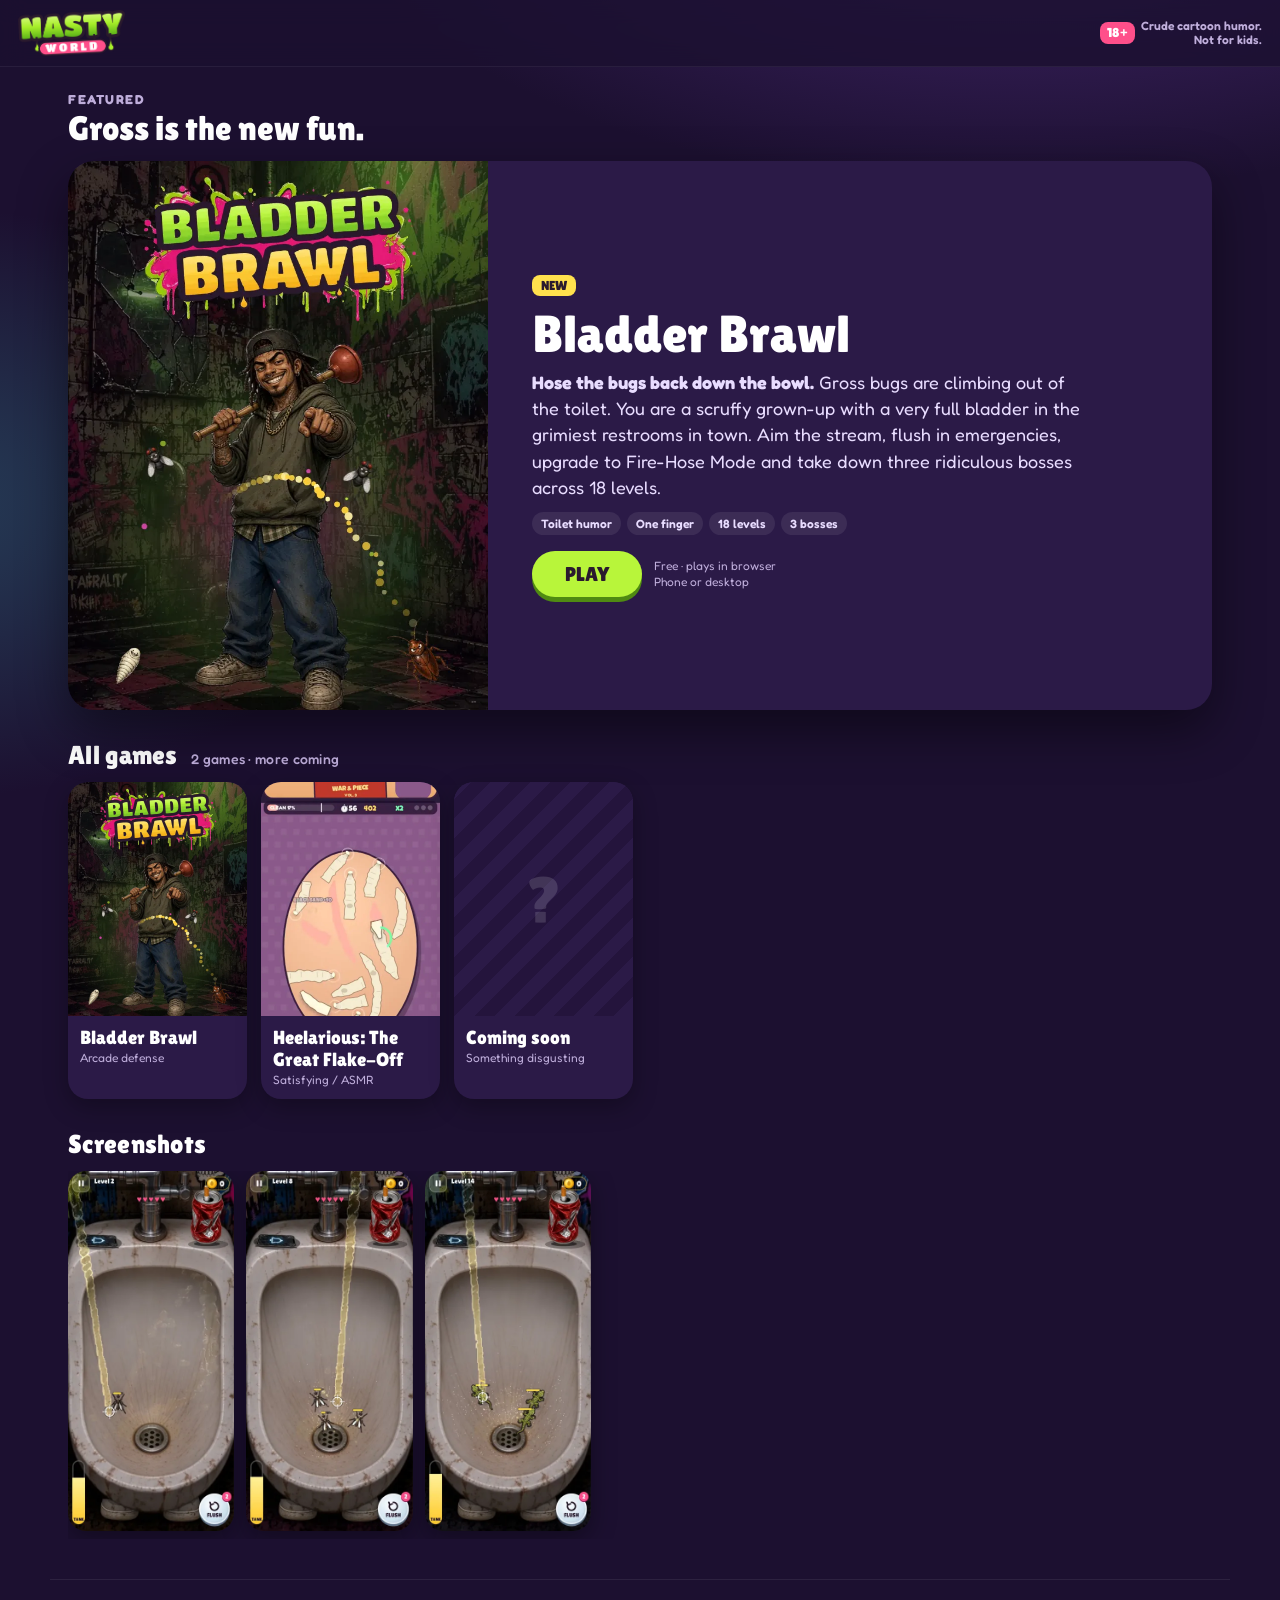
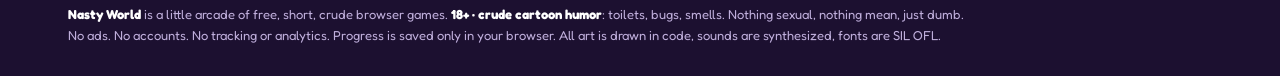
<file: index.html>
<!doctype html><html lang="en"><head><meta charset="utf-8">
<meta name="viewport" content="width=device-width,initial-scale=1,viewport-fit=cover">
<title>Nasty World: crude little games for grown-ups</title>
<meta name="description" content="Nasty World is a free arcade of short, gross, silly browser games. Crude cartoon humor for ages 18+. No ads, no tracking.">
<meta name="rating" content="mature"><meta name="theme-color" content="#1c1030">
<meta property="og:title" content="Nasty World"><meta property="og:description" content="Crude little browser games for grown-ups. 18+ crude cartoon humor.">
<meta property="og:image" content="bladder-brawl/assets/og.jpg"><meta property="og:type" content="website">
<link rel="icon" href="bladder-brawl/assets/icon-180.png"><link rel="apple-touch-icon" href="bladder-brawl/assets/icon-180.png">
<style>
@font-face{font-family:"Lilita One";src:url(assets/fonts/lilita.woff2) format("woff2");font-display:swap}
@font-face{font-family:Fredoka;src:url(assets/fonts/fredoka.woff2) format("woff2");font-weight:300 700;font-display:swap}
:root{--bg:#1c1030;--card:#2b1a47;--ink:#2a1a2e;--lime:#b8f53a;--pink:#ff4f8a;--yel:#ffe14d;--mut:#bfaedb;--sat:env(safe-area-inset-top);--sab:env(safe-area-inset-bottom)}
*{box-sizing:border-box}html,body{margin:0;background:var(--bg);color:#fff;font-family:Fredoka,system-ui,sans-serif;-webkit-text-size-adjust:100%}
body{background:radial-gradient(1200px 600px at 80% -10%,#4a2a78 0,transparent 60%),radial-gradient(900px 500px at -10% 30%,#26405a 0,transparent 60%),var(--bg);min-height:100vh}
a{color:inherit;text-decoration:none}
header{position:sticky;top:0;z-index:10;padding:calc(var(--sat) + 10px) 18px 10px;display:flex;align-items:center;gap:12px;background:rgba(28,16,48,.82);backdrop-filter:blur(12px);-webkit-backdrop-filter:blur(12px);border-bottom:1px solid rgba(255,255,255,.06)}
header img{height:46px;width:auto;display:block}
.age{margin-left:auto;font-size:12px;font-weight:600;color:var(--mut);display:flex;align-items:center;gap:6px;text-align:right;line-height:1.2}
.age b{background:var(--pink);color:#fff;border-radius:8px;padding:3px 7px;font-family:"Lilita One";font-weight:400;font-size:13px;letter-spacing:.5px}
main{max-width:1180px;margin:0 auto;padding:18px 18px 40px}
h2{font-family:"Lilita One";font-weight:400;font-size:26px;margin:30px 0 12px;letter-spacing:.3px}
h2 small{font-family:Fredoka;font-size:14px;color:var(--mut);font-weight:500;margin-left:8px}
.today{font-size:13px;font-weight:700;text-transform:uppercase;letter-spacing:1.5px;color:var(--mut);margin:6px 0 2px}
.big{font-family:"Lilita One";font-size:34px;font-weight:400;margin:0 0 14px}
/* hero */
.hero{display:grid;grid-template-columns:1fr;gap:0;border-radius:26px;overflow:hidden;background:var(--card);box-shadow:0 20px 50px rgba(0,0,0,.45);position:relative}
.hero .media{position:relative;aspect-ratio:716/936;max-height:58vh;overflow:hidden;background:#24143c}
.hero video,.hero .media img{width:100%;height:100%;object-fit:cover;display:block}
.hero .info{padding:18px 20px 22px;background:linear-gradient(180deg,rgba(43,26,71,0),#2b1a47 30%)}
.hero .media:after{content:"";position:absolute;left:0;right:0;bottom:0;height:30%;background:linear-gradient(transparent,#2b1a47)}
.badge{display:inline-block;background:var(--yel);color:var(--ink);font-family:"Lilita One";font-size:13px;padding:3px 9px;border-radius:8px;margin-bottom:8px}
.hero h3{font-family:"Lilita One";font-weight:400;font-size:32px;margin:0}
.hero p{margin:6px 0 0;color:#e8dcff;line-height:1.45;font-size:15px}
.tags{display:flex;flex-wrap:wrap;gap:6px;margin:12px 0 0}.tags span{font-size:12px;font-weight:600;padding:4px 9px;border-radius:999px;background:rgba(255,255,255,.08);color:#e8dcff}
.row{display:flex;align-items:center;gap:12px;margin-top:16px}
.get{display:inline-flex;align-items:center;justify-content:center;min-width:110px;height:46px;padding:0 22px;border-radius:999px;background:var(--lime);color:var(--ink);font-family:"Lilita One";font-size:20px;box-shadow:0 5px 0 #4f8a12;transition:transform .08s}
.get:active{transform:translateY(3px);box-shadow:0 2px 0 #4f8a12}
.free{font-size:12px;color:var(--mut);line-height:1.3}
@media(min-width:860px){.hero{grid-template-columns:minmax(320px,420px) 1fr}.hero .media{max-height:none}.hero .media:after{display:none}.hero .info{padding:40px 44px;display:flex;flex-direction:column;justify-content:center;background:none}.hero h3{font-size:52px}.hero p{font-size:18px;max-width:560px}}
/* cards */
.grid{display:grid;grid-template-columns:repeat(auto-fill,minmax(160px,1fr));gap:14px}
.card{background:var(--card);border-radius:20px;overflow:hidden;display:block;position:relative;box-shadow:0 8px 24px rgba(0,0,0,.3);transition:transform .15s}
.card:hover{transform:translateY(-3px)}
.card .thumb{aspect-ratio:716/936;overflow:hidden;background:#24143c}.card .thumb img,.card .thumb video{width:100%;height:100%;object-fit:cover;display:block}
.card .t{padding:10px 12px 12px}.card h4{margin:0;font-family:"Lilita One";font-weight:400;font-size:19px}.card .g{font-size:12px;color:var(--mut);margin-top:2px}
.soon .thumb{display:flex;align-items:center;justify-content:center;background:repeating-linear-gradient(-45deg,#2b1a47 0 14px,#24143c 14px 28px)}
.soon .q{font-family:"Lilita One";font-size:64px;color:rgba(255,255,255,.14)}
/* shots */
.shots{display:flex;gap:12px;overflow-x:auto;scroll-snap-type:x mandatory;padding-bottom:8px;-webkit-overflow-scrolling:touch}
.shots img{height:360px;width:auto;border-radius:18px;scroll-snap-align:start;flex:none;box-shadow:0 8px 24px rgba(0,0,0,.35)}
footer{max-width:1180px;margin:0 auto;padding:24px 18px calc(var(--sab) + 30px);color:var(--mut);font-size:13px;line-height:1.6;border-top:1px solid rgba(255,255,255,.07)}
footer b{color:#fff}
@media(prefers-reduced-motion:reduce){.hero video{display:none}}
</style></head><body>
<header><a href="./" aria-label="Nasty World home"><img src="assets/logo.png" alt="Nasty World" width="465" height="200"></a>
<div class="age"><b>18+</b><span>Crude cartoon humor.<br>Not for kids.</span></div></header>
<main>
 <div class="today">Featured</div><div class="big">Gross is the new fun.</div>
 <section id="hero"></section>
 <h2>All games <small id="count"></small></h2>
 <div class="grid" id="grid"></div>
 <h2 id="shotsH">Screenshots</h2>
 <div class="shots" id="shots"></div>
</main>
<footer><b>Nasty World</b> is a little arcade of free, short, crude browser games. <b>18+ · crude cartoon humor</b>: toilets, bugs, smells. Nothing sexual, nothing mean, just dumb.<br>
No ads. No accounts. No tracking or analytics. Progress is saved only in your browser. All art is drawn in code, sounds are synthesized, fonts are SIL OFL.</footer>
<script src="games.js"></script>
<script>
(function(){const G=window.NASTY_GAMES||[];const esc=s=>String(s).replace(/[&<>"]/g,c=>({'&':'&amp;','<':'&lt;','>':'&gt;','"':'&quot;'}[c]));
 const f=G.find(g=>g.featured)||G[0];
 if(f){document.getElementById('hero').innerHTML=`<a class="hero" href="${esc(f.url)}"><div class="media"><video src="${esc(f.poster)}" poster="${esc(f.still)}" autoplay muted loop playsinline preload="metadata" aria-hidden="true"></video></div>
  <div class="info">${f.badge?`<div><span class="badge">${esc(f.badge)}</span></div>`:''}<h3>${esc(f.title)}</h3><p><b>${esc(f.tagline)}</b> ${esc(f.blurb)}</p>
  <div class="tags">${f.tags.map(t=>`<span>${esc(t)}</span>`).join('')}</div><div class="row"><span class="get">PLAY</span><span class="free">Free · plays in browser<br>Phone or desktop</span></div></div></a>`;
  document.getElementById('shots').innerHTML=(f.shots||[]).map(s=>`<img src="${esc(s)}" alt="${esc(f.title)} screenshot" loading="lazy">`).join('');}
 document.getElementById('count').textContent=G.length+(G.length===1?' game':' games')+' · more coming';
 const cards=G.map(g=>`<a class="card" href="${esc(g.url)}"><div class="thumb"><img src="${esc(g.still)}" alt="" loading="lazy"></div><div class="t"><h4>${esc(g.title)}</h4><div class="g">${esc(g.genre)}</div></div></a>`);
 for(let i=0;i<Math.max(1,3-G.length);i++)cards.push(`<div class="card soon" aria-label="Coming soon"><div class="thumb"><span class="q">?</span></div><div class="t"><h4>Coming soon</h4><div class="g">Something disgusting</div></div></div>`);
 document.getElementById('grid').innerHTML=cards.join('');})();
</script></body></html>
</file>
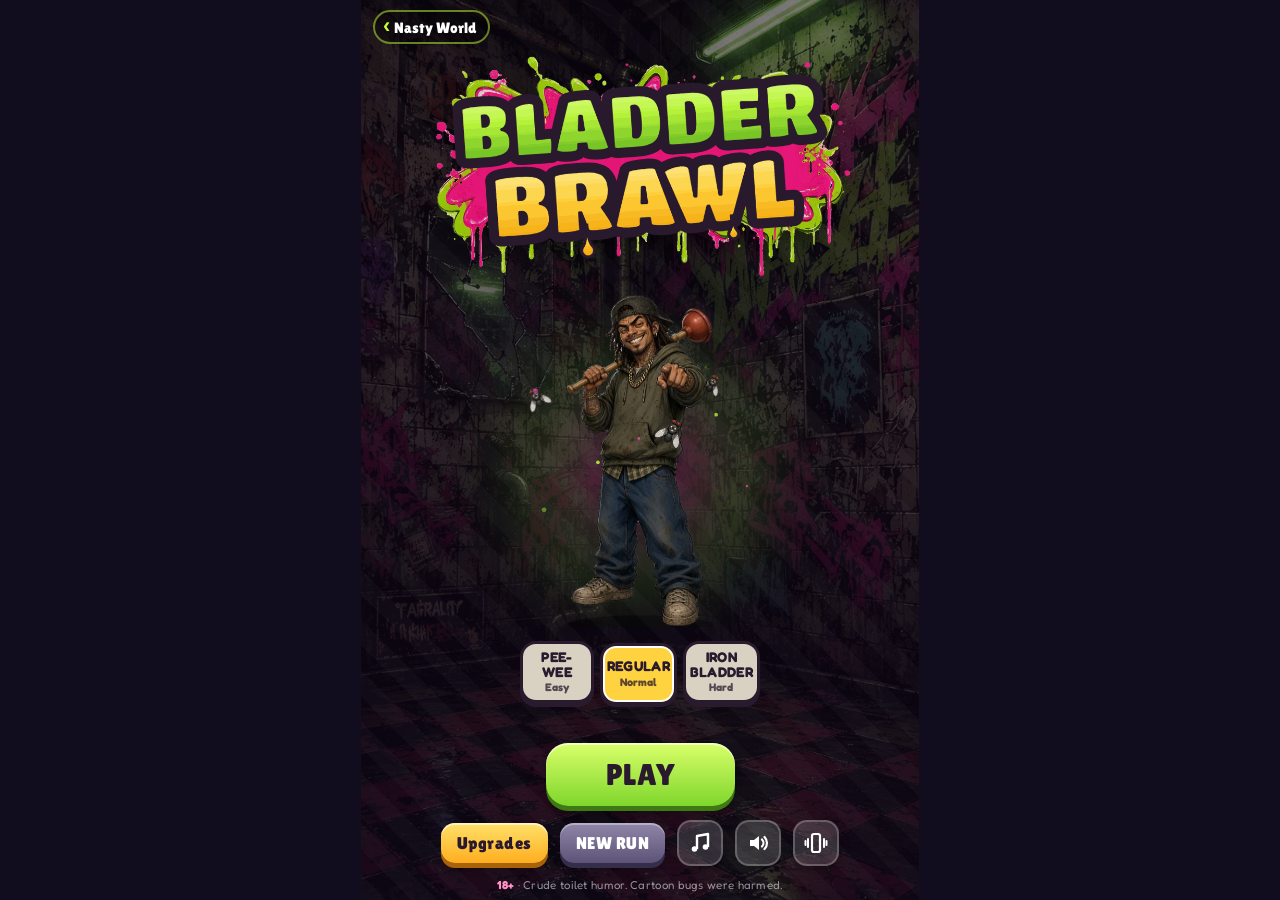
<file: bladder-brawl/index.html>
<!DOCTYPE html>
<html lang="en">
<head>
<meta charset="utf-8">
<meta name="viewport" content="width=device-width,initial-scale=1,maximum-scale=1,user-scalable=no,viewport-fit=cover">
<meta name="apple-mobile-web-app-capable" content="yes">
<meta name="theme-color" content="#1d1530">
<title>Bladder Brawl · Nasty World</title>
<meta name="description" content="Bladder Brawl: one scruffy dude, one filthy toilet, and an army of bugs trying to climb out. Hold and drag to aim. Mature crude humor (18+). Free browser game on Nasty World.">
<meta name="rating" content="mature">
<meta property="og:title" content="Bladder Brawl · Nasty World">
<meta property="og:description" content="Hose the bugs back down the urinal. 18 levels, 3 bosses, zero dignity. Crude humor, 18+.">
<meta property="og:type" content="website">
<meta property="og:image" content="assets/og.jpg">
<link rel="icon" href="assets/icon-180.png">
<link rel="apple-touch-icon" href="assets/icon-180.png">
<style>
@font-face{font-family:"Lilita One";src:url(fonts/lilita.woff2) format("woff2");font-display:swap}
@font-face{font-family:"Fredoka";src:url(fonts/fredoka.woff2) format("woff2");font-weight:300 700;font-display:swap}
:root{--sat:env(safe-area-inset-top,0px);--sab:env(safe-area-inset-bottom,0px);--lime:#8cf04a;--goo:#c7ff3a;--plum:#1d1530;--pee:#ffd23c}
*{box-sizing:border-box;-webkit-tap-highlight-color:transparent;user-select:none;-webkit-user-select:none;-webkit-touch-callout:none}
html,body{margin:0;height:100%;background:#120c1f;overflow:hidden;font-family:"Fredoka",system-ui,sans-serif;color:#fff;touch-action:none}
#app{position:relative;margin:0 auto;height:100%;overflow:hidden;background:var(--plum)}
#app.hurt{animation:hurt .35s}
@keyframes hurt{0%{box-shadow:inset 0 0 0 0 rgba(255,40,80,0)}30%{box-shadow:inset 0 0 60px 20px rgba(255,40,80,.6)}100%{box-shadow:inset 0 0 0 0 rgba(255,40,80,0)}}
canvas#cv{position:absolute;left:0;top:0;display:block}
.h{font-family:"Lilita One","Fredoka",sans-serif;font-weight:400;letter-spacing:.5px}
.scr{position:absolute;inset:0;display:none;flex-direction:column;align-items:center;z-index:10}
.scr.on{display:flex}
.dim{background:rgba(18,10,30,.72);backdrop-filter:blur(4px);-webkit-backdrop-filter:blur(4px);justify-content:center}
.btn{border:0;outline:0;font-family:"Lilita One","Fredoka",sans-serif;color:#2a1a2e;font-size:22px;padding:13px 28px;border-radius:18px;cursor:pointer;position:relative;letter-spacing:.5px;
 background:linear-gradient(#d9ff6a,#7fd62c);box-shadow:0 5px 0 #3e7a12,0 8px 18px rgba(0,0,0,.35),inset 0 2px 0 rgba(255,255,255,.6);transition:transform .08s}
.btn:active{transform:translateY(3px);box-shadow:0 2px 0 #3e7a12,0 4px 10px rgba(0,0,0,.35)}
.btn.orange{background:linear-gradient(#ffe16a,#ffae1f);box-shadow:0 5px 0 #a8620a,0 8px 18px rgba(0,0,0,.35),inset 0 2px 0 rgba(255,255,255,.6)}
.btn.pink{color:#fff;background:linear-gradient(#ff8fc6,#e8358a);box-shadow:0 5px 0 #8f1756,0 8px 18px rgba(0,0,0,.35),inset 0 2px 0 rgba(255,255,255,.5)}
.btn.gray{color:#fff;background:linear-gradient(#8f86a8,#5c5378);box-shadow:0 5px 0 #352e4a,0 8px 18px rgba(0,0,0,.35),inset 0 2px 0 rgba(255,255,255,.35)}
.btn.hub{color:#fff;background:linear-gradient(#a07bff,#6a3fe0);box-shadow:0 5px 0 #3b1f8f,0 8px 18px rgba(0,0,0,.35),inset 0 2px 0 rgba(255,255,255,.45)}
.btn.sm{font-size:17px;padding:10px 16px;border-radius:14px}
.ibtn{width:46px;height:46px;border-radius:14px;border:0;background:rgba(255,255,255,.14);box-shadow:inset 0 0 0 2px rgba(255,255,255,.22),0 4px 10px rgba(0,0,0,.25);display:flex;align-items:center;justify-content:center;cursor:pointer;padding:0;position:relative}
.ibtn svg{width:24px;height:24px}.ibtn.off{opacity:.45}.ibtn.off::after{content:"";position:absolute;width:30px;height:3px;background:#ff5a8e;transform:rotate(-45deg);border-radius:2px}
.hubPill{position:absolute;z-index:6;left:12px;top:calc(var(--sat) + 10px);height:34px;padding:0 14px 0 10px;border:0;border-radius:17px;display:flex;align-items:center;gap:4px;font-family:"Lilita One",sans-serif;font-size:15px;color:#fff;cursor:pointer;background:rgba(0,0,0,.35);box-shadow:inset 0 0 0 2px rgba(199,255,58,.5)}
.hubPill b{font-size:22px;line-height:1;margin-top:-3px;color:var(--goo)}
#title{justify-content:flex-start;padding-top:calc(var(--sat) + 52px);background:linear-gradient(rgba(14,6,22,.55),rgba(14,6,22,.8)),url(art/bg-club.webp) center/cover,#1d1530}
#title::before{content:"";position:absolute;inset:0;background:repeating-linear-gradient(45deg,rgba(255,255,255,.025) 0 18px,transparent 18px 36px);pointer-events:none}
.logo img{width:min(92vw,420px);display:block;margin:0 auto;filter:drop-shadow(0 8px 12px rgba(0,0,0,.45));animation:logoIn .8s cubic-bezier(.3,1.5,.5,1) both,logoBob 3.4s ease-in-out .8s infinite}
@keyframes logoIn{0%{transform:scale(.3) rotate(-6deg);opacity:0}100%{transform:scale(1);opacity:1}}
@keyframes logoBob{0%,100%{transform:translateY(0) rotate(-.8deg)}50%{transform:translateY(-6px) rotate(.8deg)}}
#mascot{width:100%;flex:1;min-height:150px;display:block}
.tbtns{display:flex;flex-direction:column;align-items:center;gap:14px;padding-bottom:calc(var(--sab) + 34px);position:relative}
.tbtns .big{font-size:30px;padding:14px 60px;border-radius:22px;animation:pulse 1.6s ease-in-out infinite}
@keyframes pulse{0%,100%{transform:scale(1)}50%{transform:scale(1.05)}}
.row{display:flex;gap:12px;align-items:center;justify-content:center}
.age{position:absolute;left:0;right:0;bottom:calc(var(--sab) + 8px);text-align:center;font-size:11.5px;letter-spacing:.3px;color:rgba(255,255,255,.55);pointer-events:none}
.age b{color:#ff8fc6;font-weight:700}
.topbar{position:absolute;left:0;right:0;top:0;padding:calc(var(--sat) + 10px) 12px 0;display:flex;align-items:center;justify-content:space-between;z-index:5}
.coinbox{display:flex;align-items:center;gap:6px;background:rgba(0,0,0,.4);border-radius:20px;padding:4px 12px 4px 4px;font-family:"Lilita One",sans-serif;font-size:18px;box-shadow:inset 0 0 0 2px rgba(255,210,60,.45)}
.coin{width:24px;height:24px;border-radius:50%;background:radial-gradient(circle at 35% 30%,#fff6b0,#ffd23a 35%,#f0a000 75%,#b86d00);box-shadow:inset 0 0 0 2px #c98200;display:inline-block;position:relative}
.coin::after{content:"";position:absolute;left:50%;top:50%;width:7px;height:10px;transform:translate(-50%,-50%);border-radius:50% 50% 50% 50%/60% 60% 40% 40%;background:#b86d00;opacity:.7}
#levels{justify-content:center;gap:12px;background:radial-gradient(ellipse at 50% 20%,#3d2a5e,#1d1530 70%)}
.wnav{display:flex;align-items:center;gap:8px}
.arrow{width:44px;height:44px;border-radius:50%;border:0;background:rgba(255,255,255,.15);color:#fff;font-size:28px;font-family:"Lilita One";cursor:pointer;line-height:1}
.wtitle{font-family:"Lilita One";font-size:24px;text-shadow:0 3px 0 rgba(0,0,0,.4);max-width:260px;line-height:1.1}
.wsub{font-size:13px;opacity:.75;margin-top:4px}
.wcard{display:grid;grid-template-columns:repeat(3,1fr);gap:14px;width:min(86vw,340px)}
.lv{aspect-ratio:1;border-radius:22px;border:0;font-family:"Lilita One";font-size:32px;color:#2a1a2e;cursor:pointer;position:relative;display:flex;flex-direction:column;align-items:center;justify-content:center;
 background:linear-gradient(#e4ff8a,#8ad83a);box-shadow:0 6px 0 #3e7a12,0 10px 18px rgba(0,0,0,.3),inset 0 2px 0 rgba(255,255,255,.6)}
.lv.boss{background:linear-gradient(#ffa3d2,#e8358a);color:#fff;box-shadow:0 6px 0 #8f1756,0 10px 18px rgba(0,0,0,.3),inset 0 2px 0 rgba(255,255,255,.5)}
.lv.lock{background:linear-gradient(#6e6488,#4a4262);box-shadow:0 6px 0 #2c2640;color:#fff}
.lv .st{font-size:14px;letter-spacing:1px;color:#ffcf1f;text-shadow:0 1px 0 #6a4200}.lv .st i{font-style:normal;color:rgba(0,0,0,.22);text-shadow:none}
.lv .bt{position:absolute;top:-8px;right:-6px;font-size:11px;background:#2a1a2e;color:#ff8fc6;border-radius:8px;padding:2px 6px}
.lv .lk{font-size:24px;opacity:.7}
.dots{display:flex;gap:8px}.dots i{width:8px;height:8px;border-radius:4px;background:rgba(255,255,255,.3)}.dots i.on{background:var(--goo);width:20px}
.help{font-size:13px;opacity:.8;text-align:center;max-width:300px;line-height:1.4}
#shop{background:#1d1530;overflow-y:auto;justify-content:flex-start;padding:calc(var(--sat) + 64px) 0 0;touch-action:pan-y}
.shoph{font-family:"Lilita One";font-size:30px;margin:0 0 12px;text-shadow:0 3px 0 rgba(0,0,0,.4)}
.ups{display:flex;flex-direction:column;gap:10px;width:min(92vw,420px)}
.up{display:flex;align-items:center;gap:10px;background:linear-gradient(#33264d,#271c3c);border-radius:18px;padding:10px;box-shadow:inset 0 0 0 2px rgba(255,255,255,.08)}
.up .ic{width:46px;height:46px;border-radius:14px;flex:none;background:#ffd23c center/70% no-repeat}
.up .tx{flex:1;min-width:0}.up .nm{font-family:"Lilita One";font-size:17px}.up .nm small{font-family:"Fredoka";font-size:12px;opacity:.7;margin-left:4px}
.up .ds{font-size:12px;opacity:.75}.pips{display:flex;gap:3px;margin-top:4px}.pips i{flex:1;max-width:22px;height:5px;border-radius:3px;background:rgba(255,255,255,.15)}.pips i.on{background:var(--goo)}
.up .buy{flex:none;min-width:86px;font-size:17px;padding:9px 10px;border-radius:14px;display:flex;align-items:center;gap:5px;justify-content:center}
.up .buy .coin{width:18px;height:18px}.up .buy.no{filter:grayscale(.7) brightness(.8)}.up .buy.max{background:linear-gradient(#8f86a8,#5c5378);color:#fff;box-shadow:0 4px 0 #352e4a}
.ic-pres{background-image:url("data:image/svg+xml,%3Csvg xmlns='http://www.w3.org/2000/svg' viewBox='0 0 24 24'%3E%3Cpath d='M13 2L4 14h7l-1 8 9-12h-7z' fill='%232a1a2e'/%3E%3C/svg%3E")}
.ic-wid{background-color:#7fd6ff;background-image:url("data:image/svg+xml,%3Csvg xmlns='http://www.w3.org/2000/svg' viewBox='0 0 24 24'%3E%3Cpath d='M3 18c4-10 14-10 18 0' stroke='%232a1a2e' stroke-width='5' fill='none' stroke-linecap='round'/%3E%3C/svg%3E")}
.ic-rng{background-color:#ff8fc6;background-image:url("data:image/svg+xml,%3Csvg xmlns='http://www.w3.org/2000/svg' viewBox='0 0 24 24'%3E%3Ccircle cx='12' cy='12' r='8' stroke='%232a1a2e' stroke-width='3' fill='none'/%3E%3Ccircle cx='12' cy='12' r='3' fill='%232a1a2e'/%3E%3C/svg%3E")}
.ic-cap{background-color:#c7ff3a;background-image:url("data:image/svg+xml,%3Csvg xmlns='http://www.w3.org/2000/svg' viewBox='0 0 24 24'%3E%3Cpath d='M12 2C8 8 5 11 5 15a7 7 0 0 0 14 0c0-4-3-7-7-13z' fill='%232a1a2e'/%3E%3C/svg%3E")}
.ic-spr{background-color:#ffae1f;background-image:url("data:image/svg+xml,%3Csvg xmlns='http://www.w3.org/2000/svg' viewBox='0 0 24 24'%3E%3Cpath d='M12 22V12M12 12L5 3M12 12l7-9M12 12V2' stroke='%232a1a2e' stroke-width='3' fill='none' stroke-linecap='round'/%3E%3C/svg%3E")}
.ic-flush{background-color:#a07bff;background-image:url("data:image/svg+xml,%3Csvg xmlns='http://www.w3.org/2000/svg' viewBox='0 0 24 24'%3E%3Cpath d='M12 4a8 8 0 1 1-7.5 5.2' stroke='%232a1a2e' stroke-width='3' fill='none' stroke-linecap='round'/%3E%3Cpath d='M3 4l2 5 5-2' stroke='%232a1a2e' stroke-width='3' fill='none' stroke-linecap='round'/%3E%3C/svg%3E")}
#hud{position:absolute;left:0;right:0;top:0;bottom:0;z-index:5;display:none;pointer-events:none}
#hud.on{display:block}
.hbar{display:flex;align-items:center;gap:10px;padding:calc(var(--sat) + 8px) 10px 0}
#bPause{pointer-events:auto;width:42px;height:42px}
.hmid{flex:1;min-width:0}.hlvl{font-family:"Lilita One";font-size:16px;text-shadow:0 2px 0 rgba(0,0,0,.5)}
.prog{height:9px;border-radius:5px;background:rgba(0,0,0,.4);margin-top:3px;overflow:hidden}.prog i{display:block;height:100%;width:0;background:linear-gradient(90deg,#c7ff3a,#ffd23c);border-radius:5px;transition:width .25s}
#hHearts{display:flex;gap:2px;justify-content:center;margin-top:4px;font-size:20px;color:#ff4f8a;text-shadow:0 2px 0 rgba(0,0,0,.45)}
#hHearts i{font-style:normal}#hHearts i.off{color:rgba(255,255,255,.2)}#hHearts i.pop{animation:hp .5s}
@keyframes hp{0%{transform:scale(1.8);color:#ff4f8a}100%{transform:scale(1)}}
#bossbar{display:none;margin:6px auto 0;width:min(80%,300px);text-align:center}#bossbar.on{display:block}
#bossbar b{font-family:"Lilita One";font-size:14px;letter-spacing:1px;color:#ff8fc6;text-shadow:0 2px 0 #000}
#bossbar div{height:10px;border-radius:5px;background:rgba(0,0,0,.5);overflow:hidden;box-shadow:inset 0 0 0 2px rgba(255,255,255,.2)}#bossbar i{display:block;height:100%;background:linear-gradient(90deg,#ff4f8a,#ff9f4a);width:100%}
#tank{position:absolute;left:10px;bottom:calc(var(--sab) + 16px);width:30px;height:150px;border-radius:15px;background:rgba(0,0,0,.45);box-shadow:inset 0 0 0 3px rgba(255,255,255,.25);overflow:hidden;pointer-events:none}
#tankF{position:absolute;left:0;right:0;bottom:0;background:linear-gradient(#fff19a,#ffc928);transition:height .1s}
#tank.dry #tankF{background:linear-gradient(#ff9fb0,#ff4f6a)}
#tank span{position:absolute;left:0;right:0;bottom:6px;text-align:center;font-family:"Lilita One";font-size:10px;color:#2a1a2e}
#bFlush{position:absolute;right:10px;bottom:calc(var(--sab) + 16px);width:72px;height:72px;border-radius:50%;border:0;pointer-events:auto;cursor:pointer;font-family:"Lilita One";color:#2a1a2e;font-size:13px;
 background:radial-gradient(circle at 40% 35%,#ffffff,#cfe3f0 60%,#90a9c0);box-shadow:0 5px 0 #5c7088,0 8px 16px rgba(0,0,0,.4),inset 0 0 0 3px rgba(255,255,255,.7);display:flex;flex-direction:column;align-items:center;justify-content:center;line-height:1}
#bFlush:active{transform:translateY(3px);box-shadow:0 2px 0 #5c7088}#bFlush.off{filter:grayscale(1) brightness(.7)}
#bFlush svg{width:28px;height:28px}#fCnt{position:absolute;top:-4px;right:-4px;background:#ff4f8a;color:#fff;border-radius:11px;min-width:22px;height:22px;font-size:14px;display:flex;align-items:center;justify-content:center;box-shadow:0 2px 0 #8f1756}
#banner{position:absolute;left:0;right:0;top:34%;text-align:center;z-index:6;pointer-events:none;opacity:0}
#banner.on{animation:ban 2.4s forwards}#banner .b1{font-family:"Lilita One";font-size:46px;color:var(--goo);text-shadow:0 4px 0 #2a1a2e,0 0 20px rgba(0,0,0,.5)}
#banner .b2{font-size:17px;font-weight:600;margin:6px auto 0;max-width:320px;text-shadow:0 2px 0 rgba(0,0,0,.6)}
#banner.boss .b1{color:#ff8fc6;animation:shake .15s linear infinite}
@keyframes ban{0%{opacity:0;transform:scale(1.6)}12%{opacity:1;transform:scale(1)}80%{opacity:1}100%{opacity:0;transform:translateY(-30px)}}
@keyframes shake{0%,100%{transform:translateX(0)}50%{transform:translateX(3px)}}
.panel{width:min(88vw,350px);border-radius:28px;padding:30px 20px 20px;text-align:center;background:linear-gradient(rgba(36,20,52,.72),rgba(24,14,36,.82)),url(art/ui-panel.webp) center/100% 100%,#2a1d40;box-shadow:inset 0 0 0 3px rgba(199,255,58,.35),0 20px 50px rgba(0,0,0,.55);position:relative}
.panel h2{margin:0 0 6px;font-family:"Lilita One";font-weight:400;font-size:36px;color:var(--goo);text-shadow:0 3px 0 rgba(0,0,0,.4)}
.panel .sub{opacity:.85;font-size:15px;margin-bottom:12px;line-height:1.45}
.panel .col{display:flex;flex-direction:column;gap:12px;align-items:stretch;margin-top:8px}
.ribbon{position:absolute;left:50%;top:-24px;transform:translateX(-50%);padding:8px 24px;border-radius:14px;font-family:"Lilita One";font-size:22px;color:#2a1a2e;white-space:nowrap;background:linear-gradient(#ffe16a,#ffae1f);box-shadow:0 4px 0 #a8620a,0 8px 16px rgba(0,0,0,.3)}
.ribbon.bad{background:linear-gradient(#ff8fc6,#e8358a);color:#fff;box-shadow:0 4px 0 #8f1756}
.stars{display:flex;justify-content:center;align-items:flex-end;gap:4px;height:80px;margin:6px 0 4px}
.star{font-size:58px;line-height:1;color:rgba(255,255,255,.15);transform:scale(.9)}.star.mid{font-size:74px}
.star.got.pop{color:#ffd23c;text-shadow:0 4px 0 #a8620a;animation:sp .45s cubic-bezier(.3,1.8,.5,1)}
@keyframes sp{0%{transform:scale(0)}100%{transform:scale(1)}}
.earn{display:flex;align-items:center;justify-content:center;gap:8px;font-family:"Lilita One";font-size:26px;margin:2px 0 6px}
.togs{display:flex;gap:10px;justify-content:center;margin-top:14px}
.dsel{display:flex;gap:6px;justify-content:center;margin:0 auto 12px;max-width:360px}.dsel button{flex:1;min-height:58px;font-family:inherit;border-radius:16px;border:3px solid #2a1a2e;background:#d9d2c3;color:#2a1a2e;cursor:pointer;padding:6px 4px;box-shadow:0 4px 0 #2a1a2e;display:flex;flex-direction:column;align-items:center;justify-content:center;line-height:1.05}.dsel button b{font-size:14px;font-weight:900;letter-spacing:.3px}.dsel button i{font-style:normal;font-size:11px;opacity:.75;margin-top:3px;font-weight:700}.dsel button.on{background:#ffd23f;transform:translateY(2px);box-shadow:0 2px 0 #2a1a2e,0 0 0 2px #fff inset}.dsel button[data-diff=hard].on{background:#ff6b4a;color:#fff}#pause .dsel{margin-top:14px}#pause .dsel button{min-height:46px}#pause .dsel button b{font-size:12px}
.aimsel{display:flex;gap:6px;justify-content:center;align-items:center;margin-top:14px;font-weight:800;color:#fff}.aimsel span{margin-right:4px;font-size:14px}.aimsel button{font:inherit;font-size:14px;padding:7px 12px;border-radius:12px;border:2px solid #2a1a2e;background:#d9d2c3;color:#2a1a2e;cursor:pointer}.aimsel button.on{background:#ffd23f;box-shadow:0 0 0 2px #fff inset}.aimhelp{font-size:11px;opacity:.75;margin-top:6px;color:#fff;max-width:280px;margin-left:auto;margin-right:auto}
.tipArt{width:100%;height:150px}
#hStreak{text-align:center;font-family:"Lilita One";font-size:15px;color:#ffe066;text-shadow:0 2px 0 rgba(0,0,0,.6);height:18px;margin-top:2px}#hStreak.on{color:#ffae1f;font-size:19px}#hStreak.hot{color:#ff6a3a;font-size:22px;animation:shake .2s linear infinite}
#hPow{text-align:center;font-family:"Lilita One";font-size:13px;color:#9fffd0;text-shadow:0 2px 0 rgba(0,0,0,.6);height:15px}
#icard{justify-content:center;background:rgba(10,6,20,.55);z-index:12}#icard .panel{padding-top:34px}#cArt{width:240px;height:150px;display:block;margin:0 auto}#icard h2{font-size:30px}
#toast{position:absolute;left:50%;top:20%;transform:translateX(-50%);background:rgba(0,0,0,.8);padding:10px 16px;border-radius:14px;font-weight:600;z-index:30;display:none;white-space:nowrap;font-size:14px}
#loading{position:absolute;inset:0;display:flex;align-items:center;justify-content:center;z-index:50;background:#1d1530;transition:opacity .3s}#loading.off{opacity:0;pointer-events:none}
</style>
</head>
<body>
<div id="app">
<canvas id="cv"></canvas>
<div id="hud">
 <div class="hbar"><button class="ibtn" id="bPause" aria-label="Pause"><svg viewBox="0 0 24 24"><rect x="6" y="5" width="4" height="14" rx="1.5" fill="#fff"/><rect x="14" y="5" width="4" height="14" rx="1.5" fill="#fff"/></svg></button>
  <div class="hmid"><div class="hlvl" id="hLvl">Level 1</div><div class="prog"><i id="hProg"></i></div></div>
  <div class="coinbox"><span class="coin"></span><span id="hCoins">0</span></div></div>
 <div id="hHearts"></div>
 <div id="hStreak"></div><div id="hPow"></div>
 <div id="bossbar"><b id="bossName">BOSS</b><div><i id="bossHp"></i></div></div>
 <div id="tank"><div id="tankF"></div><span>TANK</span></div>
 <button id="bFlush" aria-label="Flush"><svg viewBox="0 0 24 24"><path d="M12 4a8 8 0 1 1-7.5 5.2" stroke="#2a1a2e" stroke-width="3" fill="none" stroke-linecap="round"/><path d="M3 4l2 5 5-2" stroke="#2a1a2e" stroke-width="3" fill="none" stroke-linecap="round" stroke-linejoin="round"/></svg>FLUSH<span id="fCnt">2</span></button>
</div>
<div id="banner"><div class="b1" id="ban1"></div><div class="b2" id="ban2"></div></div>

<div class="scr on" id="title">
 <button class="hubPill" id="bHub0" aria-label="Back to Nasty World"><b>‹</b>Nasty World</button>
 <div class="logo"><img src="assets/logo.png" alt="Bladder Brawl"></div>
 <canvas id="mascot" aria-hidden="true"></canvas>
 <div class="tbtns">
  <div class="dsel big" role="group" aria-label="Difficulty"><button data-diff="easy"><b>PEE-WEE</b><i>Easy</i></button><button data-diff="normal"><b>REGULAR</b><i>Normal</i></button><button data-diff="hard"><b>IRON BLADDER</b><i>Hard</i></button></div>
  <button class="btn big" id="bStart">PLAY</button>
  <div class="row"><button class="btn orange sm" id="bShop1">Upgrades</button><button class="btn gray sm" id="bNewRun1">NEW RUN</button><button class="ibtn t-mus"></button><button class="ibtn t-sfx"></button><button class="ibtn t-vib"></button></div>
 </div>
 <div class="age"><b>18+</b> · Crude toilet humor. Cartoon bugs were harmed.</div>
</div>

<div class="scr" id="levels">
 <div class="topbar"><button class="ibtn" id="bBack1" aria-label="Back"><svg viewBox="0 0 24 24"><path d="M15 5l-7 7 7 7" stroke="#fff" stroke-width="3" fill="none" stroke-linecap="round" stroke-linejoin="round"/></svg></button><div class="coinbox"><span class="coin"></span><span class="cval">0</span></div></div>
 <div class="wnav"><button class="arrow" id="wPrev">‹</button><div style="text-align:center;min-width:220px"><div class="wtitle" id="wName"></div><div class="wsub" id="wSub"></div></div><button class="arrow" id="wNext">›</button></div>
 <div class="wcard" id="wGrid"></div>
 <div class="dots" id="wDots"></div>
 <div class="help">Hold and drag anywhere to aim (trackpad style; switch aim mode in Pause). Don’t let the bugs climb over the rim! Tap the flush valve on the pipe to flush.</div>
 <div id="runTag" style="text-align:center;font-family:'Lilita One',sans-serif;font-size:16px;color:#ffd23f;margin:4px 0 8px;text-shadow:0 2px 0 rgba(0,0,0,.4)">This run · next L1</div>
 <div class="row" style="gap:10px;padding:0 18px 18px;justify-content:center"><button class="btn orange" id="bShop2" style="flex:1">Upgrades</button><button class="btn gray" id="bNewRun2" style="flex:1">NEW RUN</button></div>
</div>

<div class="scr" id="shop">
 <div class="topbar" style="position:fixed;max-width:560px;left:50%;transform:translateX(-50%);background:linear-gradient(#1d1530 60%,rgba(29,21,48,0));padding-bottom:12px"><button class="ibtn" id="bBack2" aria-label="Back"><svg viewBox="0 0 24 24"><path d="M15 5l-7 7 7 7" stroke="#fff" stroke-width="3" fill="none" stroke-linecap="round" stroke-linejoin="round"/></svg></button><div class="coinbox"><span class="coin"></span><span class="cval">0</span></div></div>
 <div class="shoph" id="shoph">Upgrades · This run</div>
 <div class="ups" id="ups"></div>
 <div style="padding:18px 0 calc(var(--sab) + 28px)"><button class="btn" id="bShopGo">Next level</button></div>
</div>

<div class="scr dim" id="tip">
 <div class="panel"><div class="ribbon">How to brawl</div>
  <svg class="tipArt" viewBox="0 0 300 150" aria-hidden="true">
   <path d="M40 20 Q150 0 260 20 L230 130 Q150 145 70 130Z" fill="#e9f1f8" stroke="#2a1a2e" stroke-width="4"/>
   <ellipse cx="150" cy="122" rx="70" ry="12" fill="#6cc6dc" stroke="#2a1a2e" stroke-width="3"/>
   <path d="M150 150 Q140 70 200 58" stroke="#ffc928" stroke-width="9" fill="none" stroke-linecap="round"/><path d="M150 150 Q140 70 200 58" stroke="#fff19a" stroke-width="3" fill="none" stroke-linecap="round"/>
   <circle cx="205" cy="52" r="13" fill="#1e9f86" stroke="#2a1a2e" stroke-width="3"/><circle cx="200" cy="48" r="4" fill="#fff"/><circle cx="210" cy="48" r="4" fill="#fff"/>
   <path d="M228 40 l10 -10 M234 52 h14" stroke="#ffd23c" stroke-width="4" stroke-linecap="round"/>
   <g><circle cx="250" cy="108" r="14" fill="rgba(255,255,255,.25)" stroke="#fff" stroke-width="3"/><path d="M250 98 v-30" stroke="#fff" stroke-width="3" stroke-dasharray="4 4"/></g>
  </svg>
  <div class="sub"><b>Hold and drag</b> anywhere to aim your stream. Hose the bugs back into the water before they climb out!<br>Watch your <b>tank</b> and hit <b>FLUSH</b> when it gets ugly.</div>
  <div class="col"><button class="btn" id="bTipOk">Let it flow!</button></div>
 </div>
</div>

<div class="scr" id="icard"><div class="panel"><div class="ribbon" id="cRib">NEW BUG!</div><canvas id="cArt" width="480" height="300"></canvas><h2 id="cName"></h2><div class="sub" id="cDesc"></div><div class="col"><button class="btn" id="bCardOk">GOT IT</button></div></div></div>
<div class="scr dim" id="nrun">
 <div class="panel"><div class="ribbon bad">New run?</div>
  <h2 style="margin-top:10px">Start over?</h2>
  <div class="sub">This wipes coins and upgrades for this difficulty. Stars stay. You begin again at Level 1 with a single stream.</div>
  <div class="col"><button class="btn" id="bNrunYes">NEW RUN</button><button class="btn gray" id="bNrunNo">Keep going</button></div>
 </div>
</div>

<div class="scr dim" id="pause">
 <div class="panel"><h2>Paused</h2><div class="sub" id="pSub">Level 1</div>
  <div class="col"><button class="btn" id="bResume">Resume</button><button class="btn orange" id="bRestart">Restart</button><button class="btn gray" id="bQuit">Level select</button><button class="btn hub" id="bHubP">Back to Nasty World</button></div>
  <div class="aimsel"><span>Aim</span><button data-aim="relative">Pad</button><button data-aim="offset">Offset</button><button data-aim="direct">Direct</button></div>
  <div class="dsel" role="group" aria-label="Difficulty"><button data-diff="easy"><b>PEE-WEE</b><i>Easy</i></button><button data-diff="normal"><b>REGULAR</b><i>Normal</i></button><button data-diff="hard"><b>IRON BLADDER</b><i>Hard</i></button></div>
  <div class="aimhelp">Changing difficulty restarts the level</div>
  <div class="aimhelp">Pad: drag anywhere like a trackpad · Offset: aim floats above your finger · Direct: aim under your finger</div>
  <div class="togs"><button class="ibtn t-mus"></button><button class="ibtn t-sfx"></button><button class="ibtn t-vib"></button></div>
 </div>
</div>

<div class="scr dim" id="win">
 <div class="panel"><div class="ribbon" id="wRib">Flawless flow</div>
  <div class="stars" id="wStars"></div>
  <div class="sub" id="wSubT">Level 1 cleared!</div>
  <div class="earn"><span class="coin" style="width:30px;height:30px"></span>+<span id="wEarn">0</span></div>
  <div class="col"><button class="btn" id="bNext">Next level</button><div class="row"><button class="btn orange sm" id="bWinShop" style="flex:1">Upgrades</button><button class="btn gray sm" id="bWinMenu" style="flex:1">Levels</button></div><button class="btn hub sm" id="bHubW">Back to Nasty World</button></div>
 </div>
</div>

<div class="scr dim" id="lose">
 <div class="panel"><div class="ribbon bad">Bowl breached</div>
  <h2 style="margin-top:10px">EWW.</h2>
  <div class="sub" id="lSub">The bugs escaped the urinal.</div>
  <div class="earn" style="font-size:20px"><span class="coin"></span>+<span id="lEarn">0</span> kept</div>
  <div class="col"><button class="btn" id="bRetry">Try again</button><div class="row"><button class="btn orange sm" id="bLoseShop" style="flex:1">Upgrades</button><button class="btn gray sm" id="bLoseMenu" style="flex:1">Levels</button></div><button class="btn hub sm" id="bHubL">Back to Nasty World</button></div>
 </div>
</div>

<div class="scr dim" id="ending">
 <div class="panel"><div class="ribbon">Bowl secured!</div>
  <img src="assets/logo.png" alt="Bladder Brawl" style="width:min(64vw,250px);display:block;margin:10px auto 4px">
  <h2 style="font-size:26px">Mama Legs got flushed.</h2>
  <div class="sub">You can finally pee in peace. Stars collected: <b id="endStars">0</b><br>Go back and get three stars everywhere, champ.</div>
  <div class="col"><button class="btn" id="bEndOk">Level select</button><button class="btn orange" id="bNewRunE">NEW RUN</button><button class="btn hub sm" id="bHubE">Back to Nasty World</button></div>
 </div>
</div>
<div id="toast"></div>
<div id="loading"><img src="assets/logo.png" alt="Bladder Brawl" style="width:min(80vw,320px)"></div>
</div>
<script src="art.js"></script>
<script src="sprites.js"></script>
<script src="scene.js"></script>
<script src="game.js"></script>
<script type="module" src="fluid.js"></script>
<script src="mascot.js"></script>
</body>
</html>
</file>
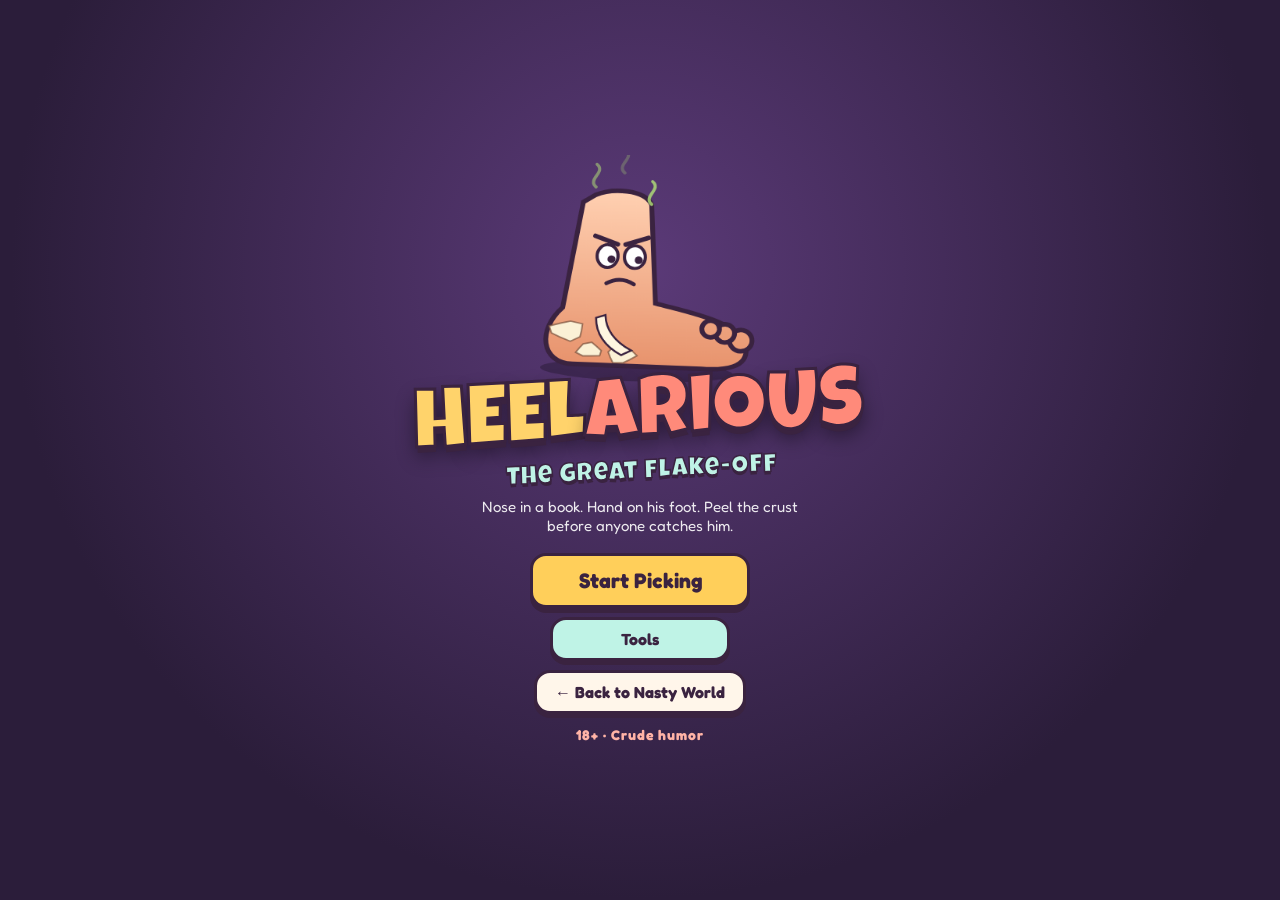
<file: peel/index.html>
<!doctype html>
<html lang="en"><head>
<meta charset="utf-8">
<meta name="viewport" content="width=device-width,initial-scale=1,viewport-fit=cover,user-scalable=no">
<title>Heelarious: The Great Flake-Off — Nasty World</title>
<meta name="description" content="Peel your own dry foot skin while absorbed in something else. 18+ crude humor.">
<meta name="theme-color" content="#2b1d3a">
<link rel="stylesheet" href="style.css">
</head><body>
<canvas id="c"></canvas>
<div id="hud" class="hidden">
  <button id="pauseBtn" class="round" aria-label="Pause">II</button>
  <button id="soakBtn" class="pill" aria-label="Soak">🛁 Soak <b id="soakN">1</b></button>
</div>
<div id="title" class="screen">
  <canvas id="mascot" width="320" height="300"></canvas>
  <h1 class="logo"><span class="l1">HEEL</span><span class="l2">ARIOUS</span><small>The Great Flake-Off</small></h1>
  <p class="tag">Nose in a book. Hand on his foot. Peel the crust before anyone catches him.</p>
  <div class="btns">
    <button id="playBtn" class="big">Start Picking</button>
    <button id="shopBtn1" class="mid">Tools</button>
    <a class="mid ghost" id="backHub1" href="../">← Back to Nasty World</a>
  </div>
  <p class="age">18+ · Crude humor</p>
</div>
<div id="select" class="screen hidden"><h2>Pick a Scene</h2><div id="custList"></div>
  <div class="btns row"><button id="shopBtn2" class="mid">Tools</button><button id="selBack" class="mid ghost">Title</button></div><p class="coins">⭐ <b class="starN">0</b></p></div>
<div id="intro" class="screen hidden"><div class="card"><div id="introTxt"></div><button id="introGo" class="big">Start peeling</button></div></div>
<div id="shop" class="screen hidden"><h2>Tools</h2><p class="coins">🪙 <b class="coinN">0</b></p><div id="shopList"></div><div class="btns"><button id="shopDone" class="mid">Done</button></div></div>
<div id="pause" class="screen hidden"><div class="card"><h2>Paused</h2><div class="btns">
  <button id="resume" class="big">Resume</button><button id="restart" class="mid">Restart foot</button><button id="quit" class="mid">Scene list</button><a class="mid ghost" href="../">← Back to Nasty World</a></div></div></div>
<div id="result" class="screen hidden"><div class="card"><h2 id="resTitle"></h2><div id="resBody"></div>
  <img id="shareImg" alt="Share card" class="hidden"><a id="shareDl" class="mid hidden" download="heelarious-flake.png">Save share card</a>
  <div class="btns"><button id="resNext" class="big">Next scene →</button><button id="resRetry" class="mid">Retry</button><a class="mid ghost" href="../">← Back to Nasty World</a></div></div></div>
<script src="game.js"></script>
</body></html>
</file>
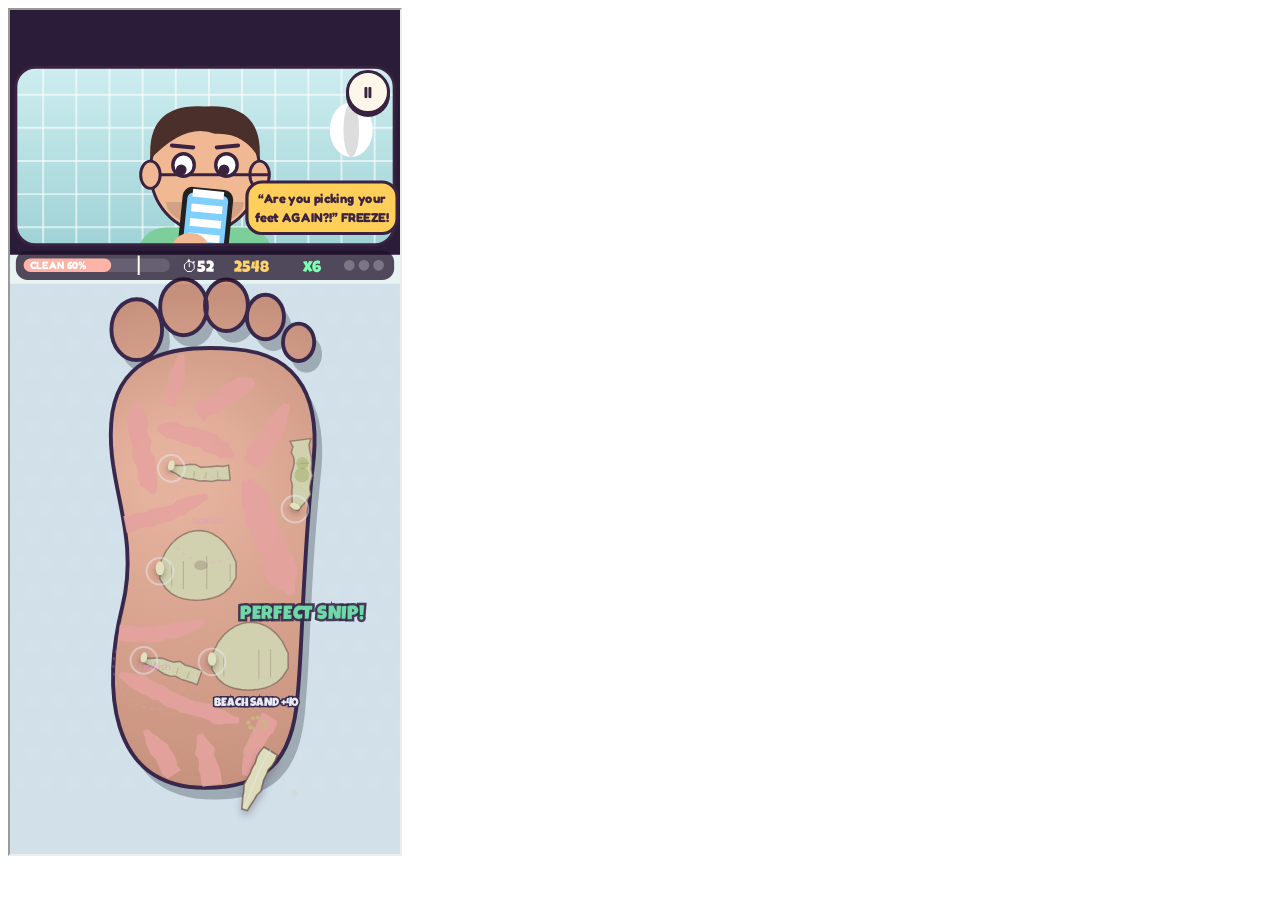
<file: peel/measure.html>
<!doctype html><iframe id=f src="index.html" width=390 height=844></iframe><script>
// difficulty measurement: a bot with human-like speed jitter peels every level; logs results
const f=document.getElementById('f');f.onload=async()=>{const w=f.contentWindow,P=w.__peel;const out=[];
for(const [sp,cau,lab] of [[250,.35,'careful'],[400,.5,'normal'],[600,.8,'greedy']]) for(let l=0;l<6;l++){P.resetSave();P.startLevel(l);let t=0,cur=null,idle=1.3;const dt=1/60;let guard=0;
 await new Promise(res=>{P.manual(true);const tick=()=>{for(let k=0;k<200;k++){const G=P.G;if(G.done||guard++>40000){res();return}
   if(!cur||cur===true){if(idle>0){idle-=dt;P.step(dt);continue}idle=1.3;const r=P.bot(sp*(0.8+0.4*Math.random()),0.12+0.2*Math.random(),cau);cur=(typeof r==='object')?r:null;}
   if(cur&&cur.go){if(!cur.go(dt))cur=null;}P.step(dt);}
  setTimeout(tick,0);};tick();});
 for(let k=0;k<200;k++)P.step(1/60);const G=P.G;out.push({n:P.count(),player:lab,level:l,won:G.won,clean:+P.clean().toFixed(2),time:+G.t.toFixed(1),ouch:G.ouch});}
document.title='DONE';window.RESULT=out;};
</script>
</file>
<file: peel/style.css>
@font-face{font-family:Luckiest;src:url(fonts/LuckiestGuy-Regular.ttf);font-display:block}
@font-face{font-family:Fredoka;src:url(fonts/Fredoka.ttf);font-weight:300 700;font-display:swap}
*{box-sizing:border-box;-webkit-tap-highlight-color:transparent}
html,body{margin:0;height:100%;overflow:hidden;background:#2b1d3a;font-family:Fredoka,system-ui,sans-serif;color:#fff;user-select:none;-webkit-user-select:none;overscroll-behavior:none}
#c{position:fixed;inset:0;width:100%;height:100%;touch-action:none;display:block}
.hidden{display:none!important}
.screen{position:fixed;inset:0;display:flex;flex-direction:column;align-items:center;justify-content:center;padding:max(14px,env(safe-area-inset-top)) 16px 16px;background:radial-gradient(circle at 50% 30%,#5b3a78 0,#2b1d3a 70%);overflow-y:auto;text-align:center;z-index:5}
#pause,#result,#intro{background:rgba(25,12,35,.72);backdrop-filter:blur(3px)}
.card{background:#fff6ea;color:#3a2340;border-radius:22px;padding:18px 18px 14px;max-width:380px;width:100%;box-shadow:0 10px 0 #c99a74,0 18px 40px #0008;border:3px solid #3a2340}
h2{font-family:Luckiest;letter-spacing:1px;font-size:30px;margin:4px 0 10px;color:#ffcf5a;text-shadow:3px 3px 0 #3a2340}
.card h2{color:#ff7d5c}
.logo{font-family:Luckiest;margin:0;line-height:.85;font-weight:400;transform:rotate(-3deg)}
.logo span{display:inline-block;font-size:min(17vw,84px);color:#ffd36b;-webkit-text-stroke:3px #3a2340;text-shadow:0 6px 0 #3a2340,0 10px 20px #0007}
.logo .l2{color:#ff8a7a}
.logo small{display:block;font-size:min(6vw,26px);color:#bff3e6;-webkit-text-stroke:1.5px #3a2340;text-shadow:0 3px 0 #3a2340;margin-top:8px;letter-spacing:1px}
#mascot{width:min(62vw,250px);height:auto;margin-bottom:-6px}
.tag{max-width:330px;opacity:.9;margin:12px 0 6px;font-size:15px}
.age{font-weight:700;color:#ffb3a6;letter-spacing:1px;margin:12px 0 0;font-size:14px}
.btns{display:flex;flex-direction:column;gap:9px;align-items:center;margin-top:12px;width:100%}
.btns.row{flex-direction:row;justify-content:center}
button,a.mid,a.big{font-family:Fredoka;font-weight:700;border:3px solid #3a2340;border-radius:16px;cursor:pointer;color:#3a2340;text-decoration:none;display:inline-block}
.big{font-size:21px;padding:12px 26px;background:#ffcf5a;box-shadow:0 5px 0 #3a2340;min-width:220px}
.mid{font-size:16px;padding:9px 18px;background:#bff3e6;box-shadow:0 4px 0 #3a2340;min-width:180px}
.ghost{background:#fff6ea}
button:active,a.mid:active{transform:translateY(3px);box-shadow:0 1px 0 #3a2340}
button:disabled{opacity:.45}
#hud{position:fixed;inset:0;pointer-events:none;z-index:3}
#hud button{pointer-events:auto;position:absolute}
.round{width:44px;height:44px;border-radius:50%;background:#fff6ea;font-size:16px;box-shadow:0 3px 0 #3a2340;padding:0}
.pill{font-size:15px;padding:7px 12px;background:#bff3e6;box-shadow:0 3px 0 #3a2340}
#custList,#shopList{display:flex;flex-direction:column;gap:8px;width:100%;max-width:380px}
.cust,.item{display:flex;align-items:center;gap:10px;background:#fff6ea;color:#3a2340;border-radius:16px;padding:8px 12px;border:3px solid #3a2340;text-align:left;box-shadow:0 4px 0 #c99a74}
.cust canvas{flex:none}
.cust .t{flex:1;font-size:14px}.cust b,.item b{font-size:16px}
.cust button,.item button{min-width:0;padding:7px 12px;font-size:15px;background:#ffcf5a;box-shadow:0 3px 0 #3a2340}
.cust.locked{opacity:.55}
.item .t{flex:1;font-size:13px}
.coins{font-size:18px;margin:4px}
#resBody{font-size:15px;line-height:1.45}
#resBody .stars{font-size:30px;letter-spacing:4px;color:#ffb400}
#shareImg{width:150px;border-radius:12px;border:3px solid #3a2340;margin:8px auto 2px;display:block}
#introTxt{font-size:15px;line-height:1.4}
#introTxt canvas{display:block;margin:0 auto}
</file>
